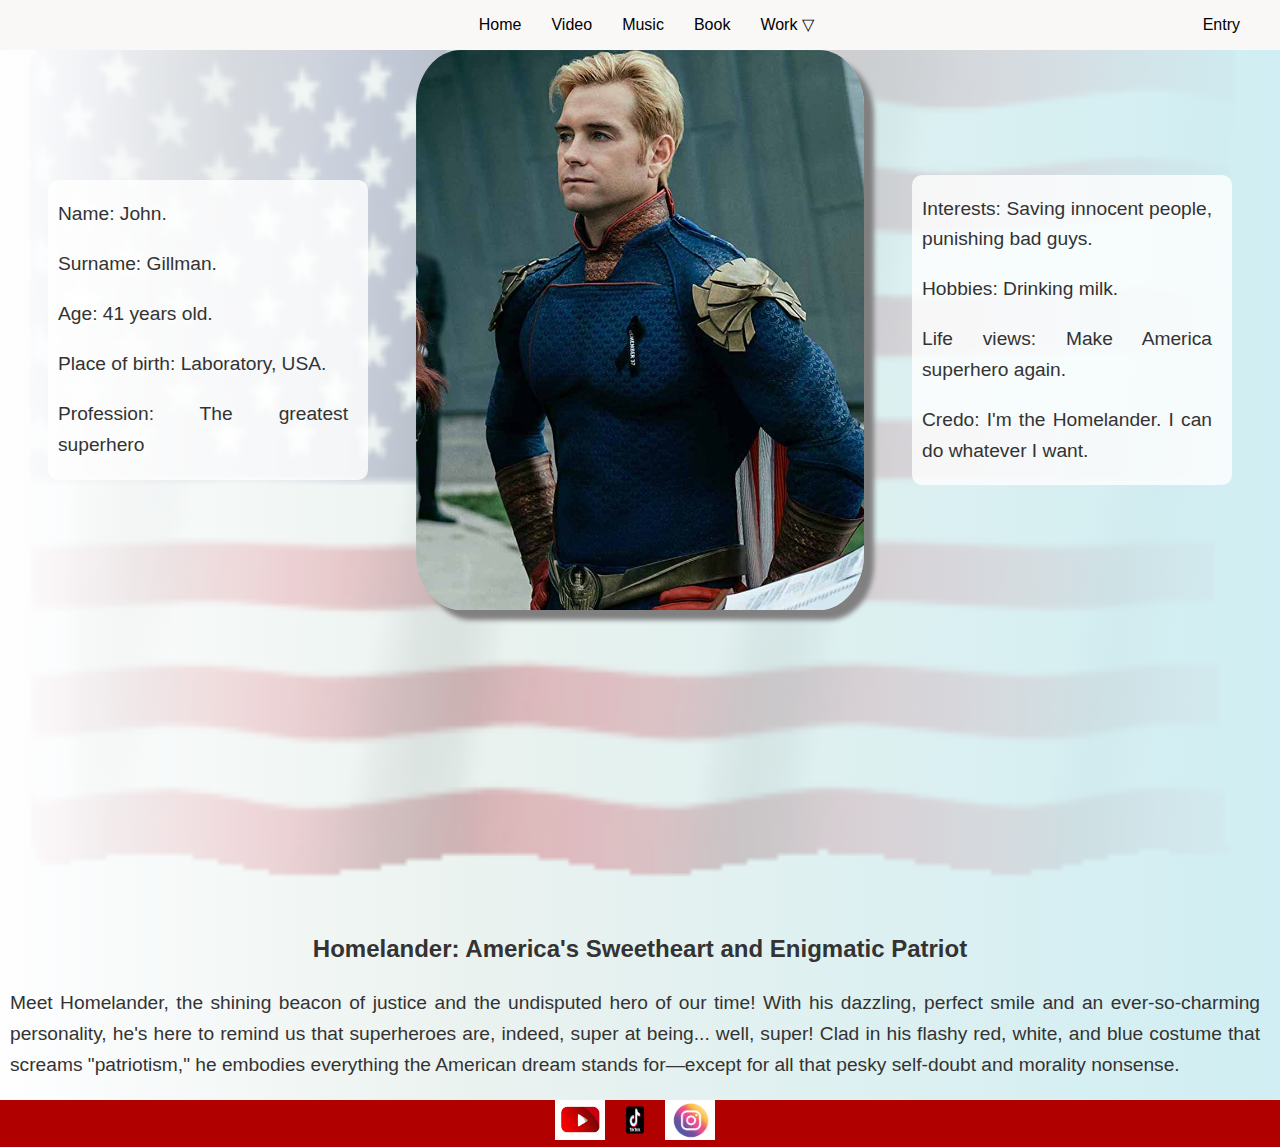
<file: index.html>
<!DOCTYPE html>
<html lang="en">
<head>
    <meta charset="UTF-8">
    <meta name="viewport" content="width=device-width, initial-scale=1.0">
    <link rel = "stylesheet" href = "./src/style.css">
    <title>Document</title>
</head>
<body>
    <nav class = "navbar open">
        <iframe src="https://lottie.host/embed/52206064-2e65-4ac2-9185-da3a2438ba5f/0RLz1DBx2o.json"></iframe>
        <ul>
            <li><a href = "index.html">Home</a></li>
            <li><a href = "video.html">Video</a></li>
            <li><a href = "audio.html">Music</a></li>
            <li><a href = "book.html">Book</a></li>
            <li class = "work"><a  href = "#">Work &bigtriangledown;</a>
                <ul>
                    <li><a href = "form.html">Form</a></li>
                    <li><a href = "math.html">Math</a></li>
                    <li><a href = "api.html">API</a></li>
                </ul>
            </li>
        </ul>
        <div><a href = "https://ku.edu.kz">Entry</a></div>
        <div class = "burger" id = "burger2">
            <span></span>
            <span></span>
            <span></span>
        </div>
    </nav>
    <main class="container">
        <div class="person">
            <p>Name: John.</p>
            <p>Surname: Gillman.</p>
            <p>Age: 41 years old.</p>
            <p>Place of birth: Laboratory, USA.</p>
            <p>Profession: The greatest superhero</p>
        </div>
        <img src="./src/public/Photo.jpg" width="600" height="400" alt="Photo">
        <div class="interests">
            <p>Interests: Saving innocent people, punishing bad guys.</p>
            <p>Hobbies: Drinking milk.</p>
            <p>Life views: Make America superhero again.</p>
            <p>Credo: I'm the Homelander. I can do whatever I want.</p>
        </div>
        <!-- Lottie animation added below the containers -->
        <iframe src="https://lottie.host/embed/68614245-d536-498c-8ad2-2663d6bbe77c/H2BH1eVf7Z.json" 
                width="100%" 
                height="300" 
                style="border:none;">
        </iframe>
        <section>
            <h2>Homelander: America's Sweetheart and Enigmatic Patriot</h2>
            <p>Meet Homelander, the shining beacon of justice and the undisputed hero of our time! With his dazzling, perfect smile and an ever-so-charming personality, he's here to remind us that superheroes are, indeed, super at being... well, super! Clad in his flashy red, white, and blue costume that screams "patriotism," he embodies everything the American dream stands for—except for all that pesky self-doubt and morality nonsense.</p>
        </section>
    </main>
    
    <footer>
        <a href = "https://youtube.com/@voughtintl?si=_PPRbvTHxkRu3IyV"><img src = "./src/public/youtube.png" width = 50 height = 40></a>
        <a href = "https://www.tiktok.com/@theboystv?_t=8pTpOxxFvW9&_r=1"><img src = "./src/public/tiktok.png" width = 40 height = 40></a>
        <a href = "https://www.instagram.com/kamarayev?igsh=MWQwenF3M3E0Y2RyaA%3D%3D&utm_source=qr"><img src = "./src/public/instagram.jpg" width = 50 height = 40></a>
    </footer>
    <script src = "./js/script.js"></script>
</body>
</html>
</file>
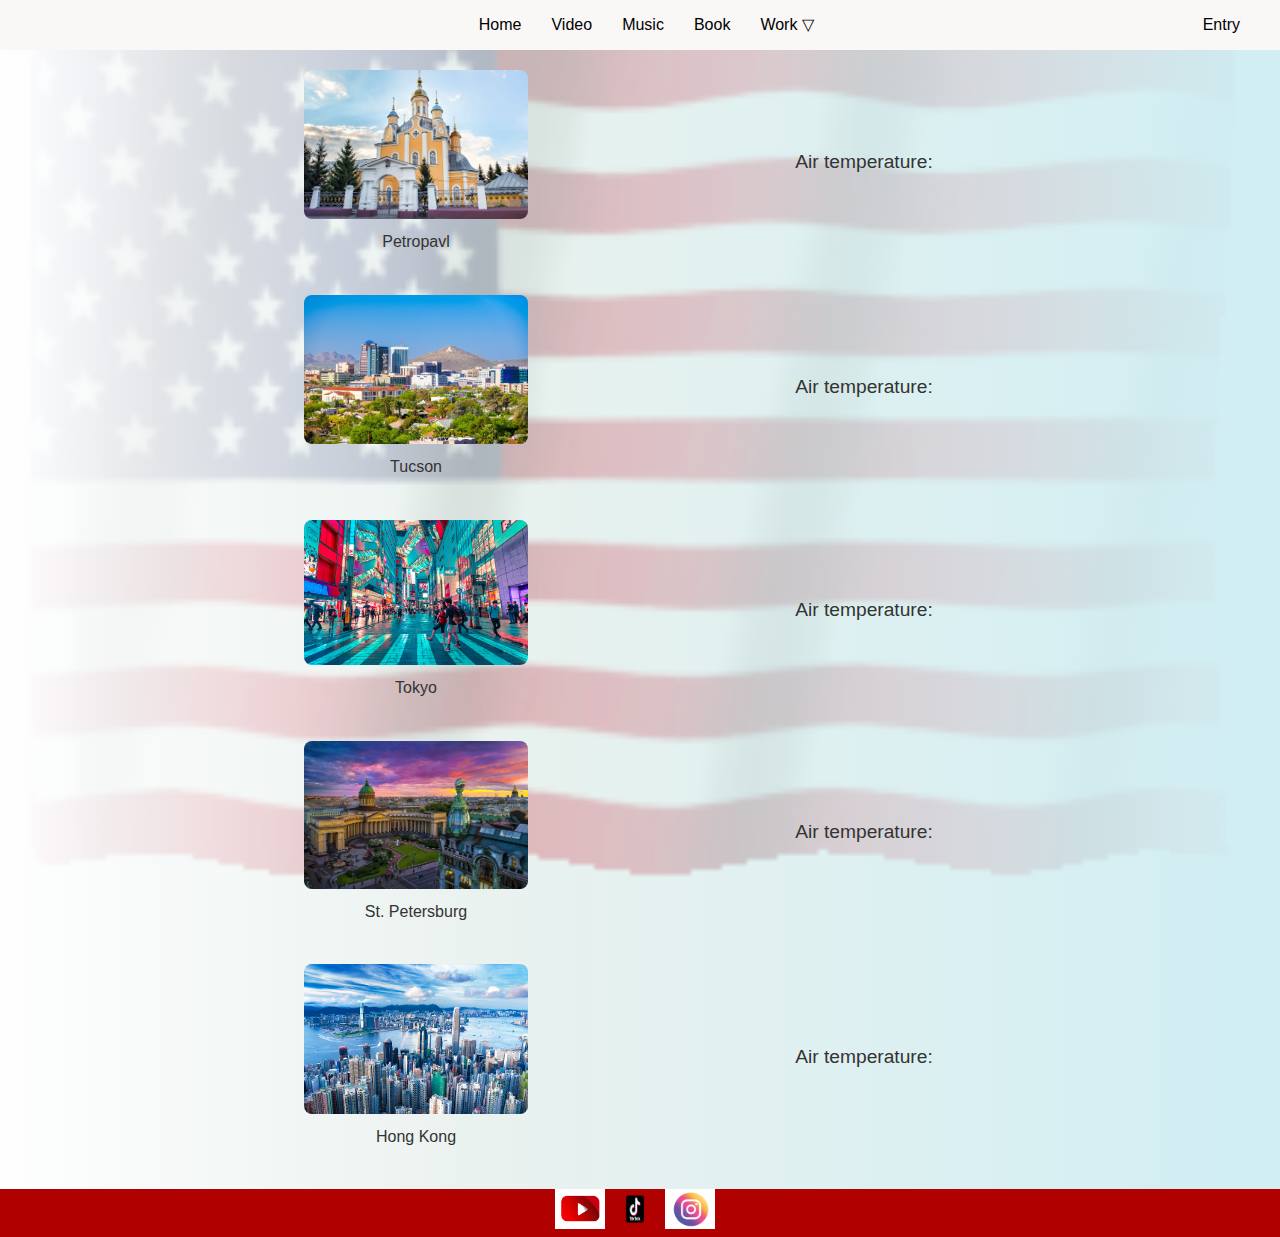
<file: api.html>
<!DOCTYPE html>
<html lang="en">
<head>
    <meta charset="UTF-8">
    <meta name="viewport" content="width=device-width, initial-scale=1.0">
    <link rel = "stylesheet" href = "./src/style.css">
    <title>Document</title>
</head>
<body>
    <nav class = "navbar open">
        <iframe src="https://lottie.host/embed/52206064-2e65-4ac2-9185-da3a2438ba5f/0RLz1DBx2o.json"></iframe>
        <ul>
            <li><a href = "index.html">Home</a></li>
            <li><a href = "video.html">Video</a></li>
            <li><a href = "audio.html">Music</a></li>
            <li><a href = "book.html">Book</a></li>
            <li class = "work"><a  href = "#">Work &bigtriangledown;</a>
                <ul>
                    <li><a href = "form.html">Form</a></li>
                    <li><a href = "math.html">Math</a></li>
                    <li><a href = "api.html">API</a></li>
                </ul>
            </li>
        </ul>
        <div><a href = "https://ku.edu.kz">Entry</a></div>
        <div class = "burger" id = "burger2">
            <span></span>
            <span></span>
            <span></span>
        </div>
    </nav>

    <main class="API">
        <section class="Petro">
            <figure>
                <img src="./src/public/Petro.jpg" alt="Petropavl">
                <figcaption>Petropavl</figcaption>
            </figure>
            <span id="Petro"> Air temperature: </span>
        </section>
        <section class="Tucson">
            <figure>
                <img src="./src/public/Tucson.jpg" alt="Tucson">
                <figcaption>Tucson</figcaption>
            </figure>
            <span id="Tucson"> Air temperature: </span>
        </section>
        <section class="Tokyo">
            <figure>
                <img src="./src/public/Tokyo.jpg" alt="Tokyo">
                <figcaption>Tokyo</figcaption>
            </figure>
            <span id="Tokyo"> Air temperature: </span>   
        </section>
        <section class="StPetersburg">
            <figure>
                <img src="./src/public/StPetersburg.png" alt="St. Petersburg">
                <figcaption>St. Petersburg</figcaption>
            </figure>
            <span id="StPetersburg"> Air temperature: </span>
        </section>
        <section class="Honkong">
            <figure>
                <img src="./src/public/Honkong.jpg" alt="Hong Kong">
                <figcaption>Hong Kong</figcaption>
            </figure>
            <span id="Honkong"> Air temperature: </span>
        </section>
    </main>
    

    <footer>
        <a href = "https://youtube.com/@voughtintl?si=_PPRbvTHxkRu3IyV"><img src = "./src/public/youtube.png" width = 50 height = 40></a>
        <a href = "https://www.tiktok.com/@theboystv?_t=8pTpOxxFvW9&_r=1"><img src = "./src/public/tiktok.png" width = 40 height = 40></a>
        <a href = "https://www.instagram.com/kamarayev?igsh=MWQwenF3M3E0Y2RyaA%3D%3D&utm_source=qr"><img src = "./src/public/instagram.jpg" width = 50 height = 40></a>
    </footer>
    <script src = "./js/script.js"></script>
    <script src = "./js/api.js"></script>
</body>
</html>
</file>
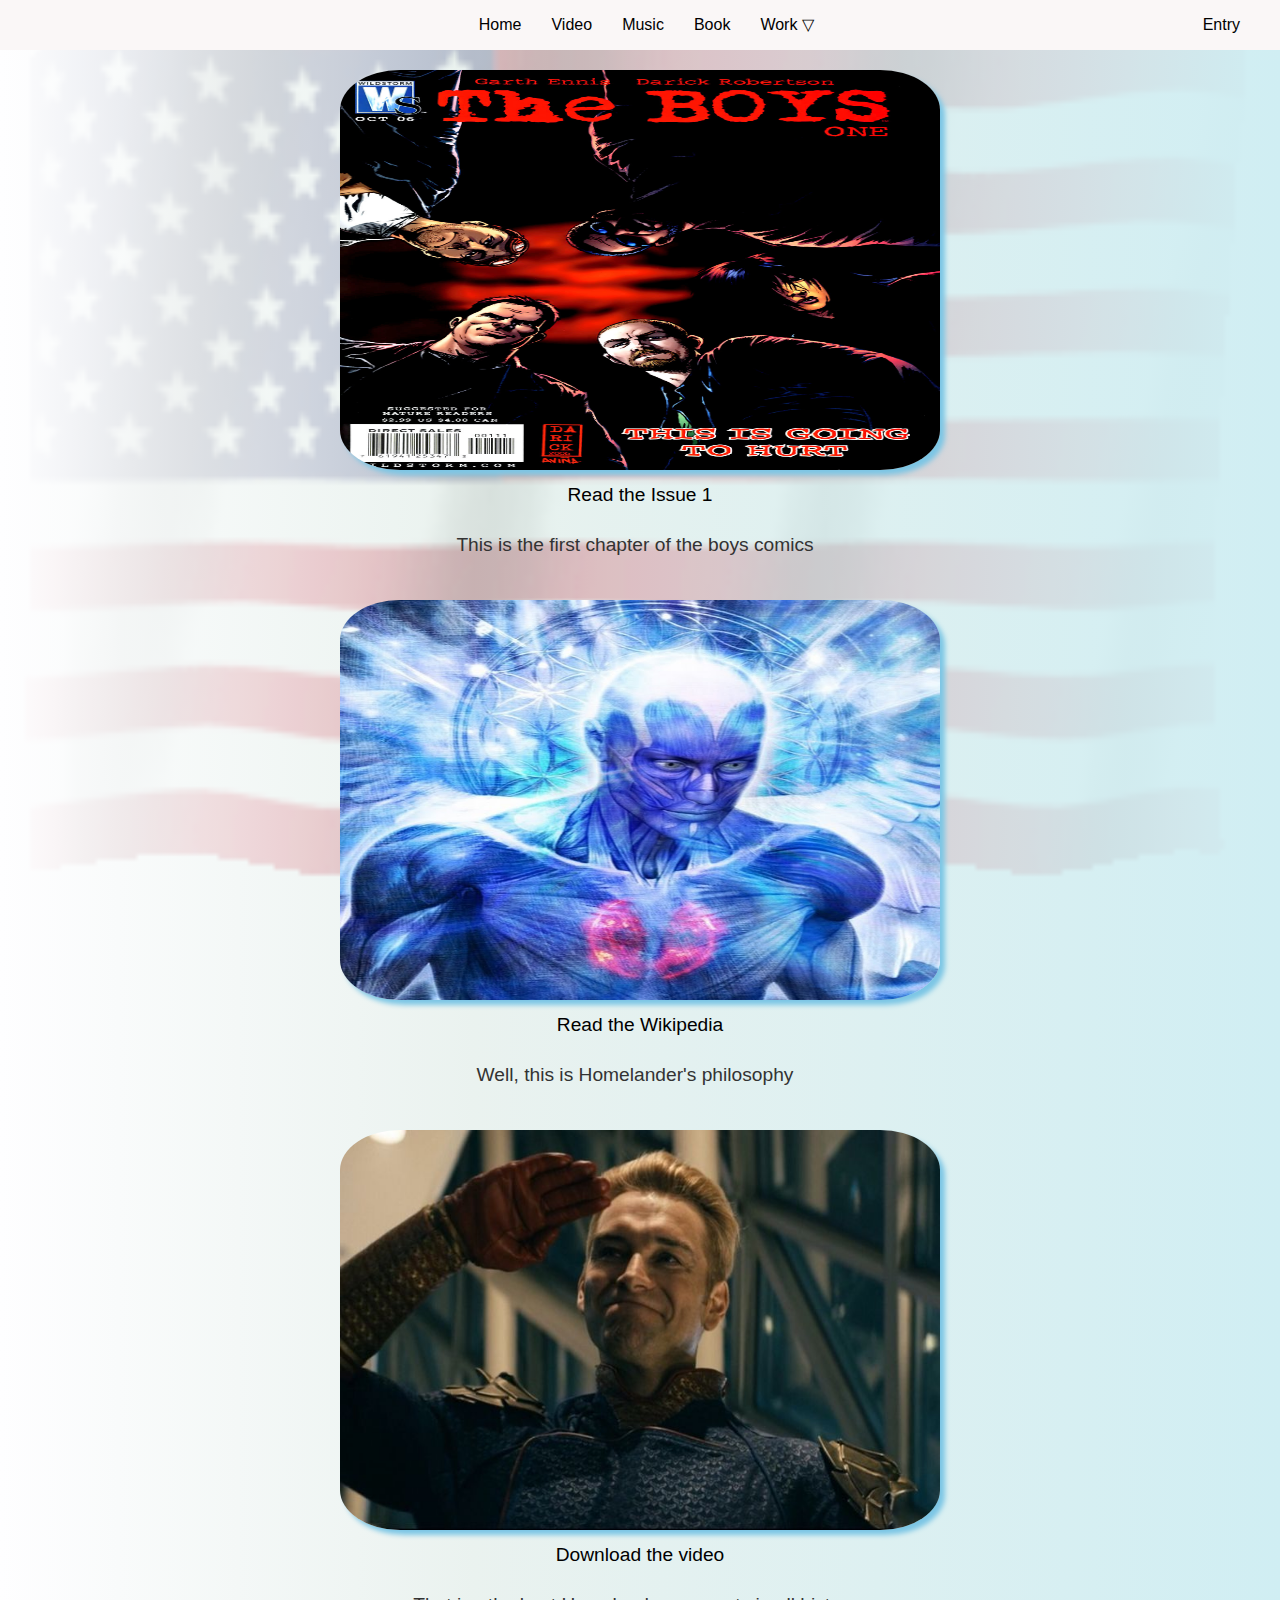
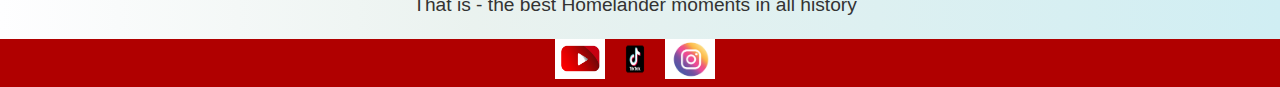
<file: book.html>
<!DOCTYPE html>
<html lang="en">
<head>
    <meta charset="UTF-8">
    <meta name="viewport" content="width=device-width, initial-scale=1.0">
    <link rel = "stylesheet" href = "./src/style.css">
    <title>Document</title>
</head>
<body>
    <nav class = "navbar open">
        <iframe src="https://lottie.host/embed/52206064-2e65-4ac2-9185-da3a2438ba5f/0RLz1DBx2o.json"></iframe>
        <ul>
            <li><a href = "index.html">Home</a></li>
            <li><a href = "video.html">Video</a></li>
            <li><a href = "audio.html">Music</a></li>
            <li><a href = "book.html">Book</a></li>
            <li class = "work"><a  href = "#">Work &bigtriangledown;</a>
                <ul>
                    <li><a href = "form.html">Form</a></li>
                    <li><a href = "math.html">Math</a></li>
                    <li><a href = "api.html">API</a></li>
                </ul>
            </li>
        </ul>
        <div><a href = "https://ku.edu.kz">Entry</a></div>

        <div class = "burger" id = "burger2">
            <span></span>
            <span></span>
            <span></span>
        </div>
    </nav>
    <main class = "container-book">
        <section class = "book1">
            <img src = "./src/public/book 1 logo.jpg" width = 600 height = 400>
            <a href = "https://www.zipcomic.com/the-boys-issue-1">Read the Issue 1</a>
            <p> This is the first chapter of the boys comics </p>
        </section>
        <section class = "book2">
            <img src = "./src/public/book 2 logo.jpg" width = 600 height = 400>
            <a href = "https://ru.wikipedia.org/wiki/Сверхчеловек">Read the Wikipedia</a>
            <p> Well, this is Homelander's philosophy </p>
        </section>
        <section class = "book2">
            <img src = "./src/public/book 3 logo.jpg" width = 600 height = 400>
            <a href = "./src/public/Homelander hates memes _ The Boys Season 2 Episode 4.mp4">Download the video</a>
            <p> That is - the best Homelander moments in all history</p>
        </section>
    </main>

    <footer>
        <a href = "https://youtube.com/@voughtintl?si=_PPRbvTHxkRu3IyV"><img src = "./src/public/youtube.png" width = 50 height = 40></a>
        <a href = "https://www.tiktok.com/@theboystv?_t=8pTpOxxFvW9&_r=1"><img src = "./src/public/tiktok.png" width = 40 height = 40></a>
        <a href = "https://www.instagram.com/kamarayev?igsh=MWQwenF3M3E0Y2RyaA%3D%3D&utm_source=qr"><img src = "./src/public/instagram.jpg" width = 50 height = 40></a>
    </footer>
    <script src = "./js/script.js"></script>
</body>
</html>
</file>
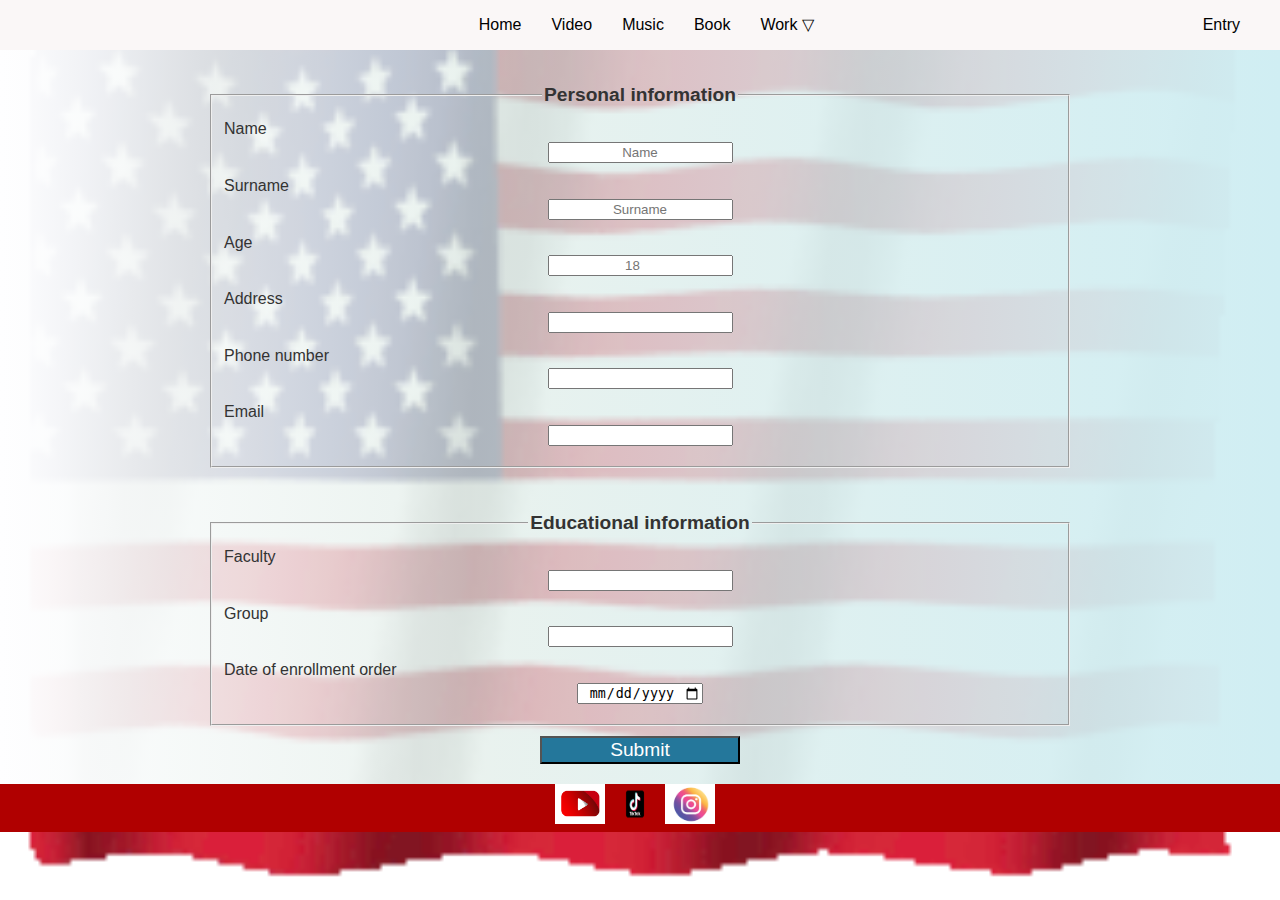
<file: form.html>
<!DOCTYPE html>
<html lang="en">
<head>
    <meta charset="UTF-8">
    <meta name="viewport" content="width=device-width, initial-scale=1.0">
    <link rel = "stylesheet" href = "./src/style.css">
    <title>Document</title>
</head>
<body>
    <nav class = "navbar open">
        <iframe src="https://lottie.host/embed/52206064-2e65-4ac2-9185-da3a2438ba5f/0RLz1DBx2o.json"></iframe>
        <ul>
            <li><a href = "index.html">Home</a></li>
            <li><a href = "video.html">Video</a></li>
            <li><a href = "audio.html">Music</a></li>
            <li><a href = "book.html">Book</a></li>
            <li class = "work"><a  href = "#">Work &bigtriangledown;</a>
                <ul>
                    <li><a href = "form.html">Form</a></li>
                    <li><a href = "math.html">Math</a></li>
                    <li><a href = "api.html">API</a></li>
                </ul>
            </li>
        </ul>
        <div><a href = "https://ku.edu.kz">Entry</a></div>
        <div class = "burger" id = "burger2">
            <span></span>
            <span></span>
            <span></span>
        </div>
    </nav>

    <main class="form"> <!-- Main content area with a class of 'form' for styling -->
        <form> <!-- Begin a form element -->
            <fieldset> <!-- Group related elements in a box with a border -->
                <legend>Personal information</legend> <!-- Caption for the fieldset -->
                <label for="name">Name </label> <!-- Label for the 'name' input field -->
                <input id="name" name="new_name" placeholder="Name" type="text" required/> <!-- Input field for the name, with a placeholder and required attribute -->
                <label for="surname">Surname </label> <!-- Label for the 'surname' input field -->
                <input id="surname" name="new_surname" placeholder="Surname" type="text" required/> <!-- Input field for the surname, with a placeholder and required attribute -->
                <label for="age">Age </label> <!-- Label for the 'age' input field -->
                <input id="age" name="new_age" placeholder="18" type="number" required/> <!-- Input field for age, with a placeholder and required attribute -->
                <label for="adress">Address </label> <!-- Label for the 'address' input field (note typo in 'adress') -->
                <input id="adress" name="new_adress" type="text"/> <!-- Input field for the address -->
                <label for="phone">Phone number </label> <!-- Label for the 'phone' input field -->
                <input id="phone" name="new_phone" type="tel"/> <!-- Input field for the phone number -->
                <label for="email">Email </label> <!-- Label for the 'email' input field -->
                <input id="email" name="new_email" type="email"/> <!-- Input field for the email -->
            </fieldset>    
    
            <fieldset> <!-- Group related elements in a box with a border -->
                <legend>Educational information</legend> <!-- Caption for the fieldset -->
                <label for="faculty">Faculty </label> <!-- Label for the 'faculty' input field -->
                <input id="faculty" name="new_faculty" type="text"/> <!-- Input field for the faculty -->
                <label for="group">Group </label> <!-- Label for the 'group' input field -->
                <input id="grouop" name="new_group" type="text" required/> <!-- Input field for the group, with a required attribute (note typo in 'grouop') -->
                <label for="order">Date of enrollment order </label> <!-- Label for the 'order' input field -->
                <input id="order" name="new_order" type="date"/> <!-- Input field for the date of enrollment order -->
            </fieldset>
            <button type="submit">Submit</button> <!-- Submit button for the form -->
        </form>
    </main>
    
    <footer>
        <a href = "https://youtube.com/@voughtintl?si=_PPRbvTHxkRu3IyV"><img src = "./src/public/youtube.png" width = 50 height = 40></a>
        <a href = "https://www.tiktok.com/@theboystv?_t=8pTpOxxFvW9&_r=1"><img src = "./src/public/tiktok.png" width = 40 height = 40></a>
        <a href = "https://www.instagram.com/kamarayev?igsh=MWQwenF3M3E0Y2RyaA%3D%3D&utm_source=qr"><img src = "./src/public/instagram.jpg" width = 50 height = 40></a>
    </footer>
    <script src = "./js/script.js"></script>
</body>
</file>
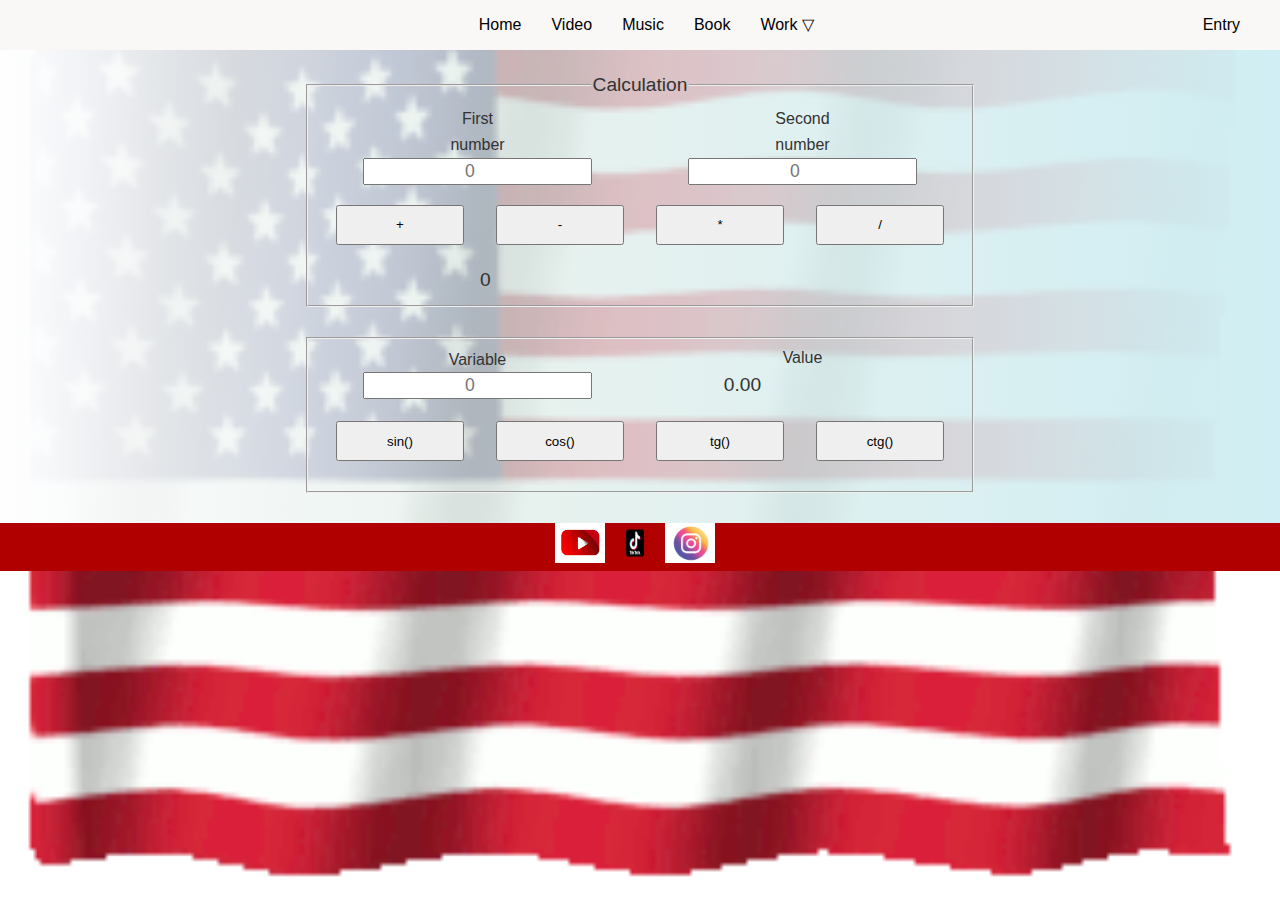
<file: math.html>
<!DOCTYPE html>
<html lang="en">
<head>
    <meta charset="UTF-8">
    <meta name="viewport" content="width=device-width, initial-scale=1.0">
    <link rel = "stylesheet" href = "./src/style.css">
    <title>Document</title>
</head>
<body>
    <nav class = "navbar open">
        <iframe src="https://lottie.host/embed/52206064-2e65-4ac2-9185-da3a2438ba5f/0RLz1DBx2o.json"></iframe>
        <ul>
            <li><a href = "index.html">Home</a></li>
            <li><a href = "video.html">Video</a></li>
            <li><a href = "audio.html">Music</a></li>
            <li><a href = "book.html">Book</a></li>
            <li class = "work"><a  href = "#">Work &bigtriangledown;</a>
                <ul>
                    <li><a href = "form.html">Form</a></li>
                    <li><a href = "math.html">Math</a></li>
                    <li><a href = "api.html">API</a></li>
                </ul>
            </li>
        </ul>
        <div><a href = "https://ku.edu.kz">Entry</a></div>
        <div class = "burger" id = "burger2">
            <span></span>
            <span></span>
            <span></span>
        </div>
    </nav>

    <main class="math">
        <form>
            <fieldset>
                <legend>Calculation</legend>
                <div class="counters">
                    <div>
                        <label for="first">First<br>number</label>
                        <input type="number" id="first" name="first" placeholder="0">
                    </div>
                    <div>
                        <label for="second">Second<br>number</label>
                        <input type="number" id="second" name="second" placeholder="0">
                    </div>
                </div>
                <div class="butcont">
                    <button type="button" id="butplus">+</button>
                    <button type="button" id="butminus">-</button>
                    <button type="button" id="butmult">*</button>
                    <button type="button" id="butdiv">/</button>
                </div>
                <p><span id="result">0</span></p>
            </fieldset>
            <fieldset>
                <div class="counters">
                    <div>
                        <label for="variable">Variable</label>
                        <input type="number" id="variable" name="variable" placeholder="0">
                    </div>
                    <div>
                        <label for="value">Value</label>
                        <p><span id="value">0.00</span></p>
                    </div>
                </div>
                <div class="butcont">
                    <button type="button" id="sin">sin()</button>
                    <button type="button" id="cos">cos()</button>
                    <button type="button" id="tg">tg()</button>
                    <button type="button" id="ctg">ctg()</button>
                </div>
            </fieldset>
            
        </form>
    </main>
    

    <footer>
        <a href = "https://youtube.com/@voughtintl?si=_PPRbvTHxkRu3IyV"><img src = "./src/public/youtube.png" width = 50 height = 40></a>
        <a href = "https://www.tiktok.com/@theboystv?_t=8pTpOxxFvW9&_r=1"><img src = "./src/public/tiktok.png" width = 40 height = 40></a>
        <a href = "https://www.instagram.com/kamarayev?igsh=MWQwenF3M3E0Y2RyaA%3D%3D&utm_source=qr"><img src = "./src/public/instagram.jpg" width = 50 height = 40></a>
    </footer>
    <script src = "./js/script.js"></script>
</body>
</html>
</file>
<file: src/style.css>
.navbar {
    display: flex; /* Устанавливает контейнер .navbar как flex-контейнер, 
    позволяя его дочерним элементам располагаться в одной линии */
    flex-direction: row; /* Располагает дочерние элементы .navbar в строку (по горизонтали) */
    justify-content: space-between; /* Распределяет дочерние элементы .navbar равномерно, 
    с максимальным пространством между ними */
    background-color: #faf7f7; /* Устанавливает фоновый цвет для .navbar */
    position: sticky;
    top: 0;
    z-index: 1000;
}

.navbar iframe {
    width: 50px; /* Adjust as needed */
    height: 50px; /* Adjust as needed */
    border: none; /* Removes border around iframe */
}

.navbar ul {
    display: flex; /* Устанавливает контейнер ul как flex-контейнер для его дочерних элементов (li) */
    flex-direction: row; /* Располагает элементы списка (li) в строку (по горизонтали) */
    list-style: none; /* Убирает маркеры списка */
    margin: 0; /* Убирает внешний отступ у списка */
    justify-content: center;
    flex-grow: 1; 
    gap: 20px;
    padding-left: 50px; 
}

.navbar ul li {
    display: flex; /* Устанавливает каждый элемент списка (li) как flex-контейнер для его содержимого */
    margin-right: 10px; /* Добавляет отступ справа у каждого элемента списка */
}

.navbar ul li:hover {
    background-color: #7cc6e5; /* Изменяет фоновый цвет элемента списка при наведении курсора */
    border-radius: 20%; /* Скругляет углы элемента списка при наведении курсора */
}

.navbar ul li a {
    text-decoration: none; /* Убирает подчеркивание у ссылок */
    color: black; /* Устанавливает цвет текста ссылок черным */
    margin: auto; /* Центрирует текст внутри элемента списка */
}

.navbar div {
    display: flex; /* Устанавливает div как flex-контейнер */
    margin-right: 20px; /* Добавляет отступ справа у div */
}

.navbar div a {
    text-decoration: none; /* Убирает подчеркивание у ссылок в div */
    color: black; /* Устанавливает цвет текста ссылок черным */
    margin: auto; /* Центрирует текст внутри div */
}

.navbar div:hover {
    background-color: #7cc6e5; /* Изменяет фоновый цвет div при наведении курсора */
    border-radius: 20%; /* Скругляет углы div при наведении курсора */
}



/* Контейнер с элементами, использующий Flexbox для адаптивного размещения */
.container {
    display: flex;
    flex-direction: row;
    flex-wrap: wrap; /* Элементы переносятся на новую строку при нехватке места */
    text-align: center;
}

/* Элементы с классами .person и .interests занимают 25% ширины контейнера и центрируются */
.person, .interests {
    background: rgba(255, 255, 255, 0.8);
    border-radius: 10px;
    width: 25%;
    margin: auto;
}

/* Стили для изображений внутри контейнера */
.container img {
    border-radius: 10%; /* Скругленные углы изображения */
    box-shadow: 10px 10px 5px gray; /* Добавление тени с серым цветом */
    width: 35%; /* Ширина изображения составляет 50% от ширины родительского элемента */
    height: auto; /* Автоматическое подстраивание высоты для сохранения пропорций */
}

/* Эффект при наведении на изображение */
.container img:hover {
    transform: scale(1.1); /* Увеличение изображения на 10% */
    transition: 0.5s ease; /* Плавный переход за 0.5 секунды */
    box-shadow: 10px 10px 5px #7cc6e5; /* Изменение цвета тени на синий */
}

/* Фон для всей страницы */
body {
    margin: 0;
    padding: 0;
    height: 100vh;
    background-image: url('../src/public/usa.gif');
    background-size: cover;
    background-repeat: no-repeat;
    background-position: center;
    font-family: 'Roboto', sans-serif;
    line-height: 1.6;
    color: #333;
}

/* Фон для основного содержимого страницы */
main {
    background: linear-gradient(90deg, rgba(254,254,255,1) 0%, rgba(226,237,233,0.72) 37%, rgba(208,238,243,1) 100%);
    /* Градиентный фон, плавно переходящий от светлого к более темному оттенку */
}

/* Стили для текста в параграфах */
p {
    text-align: justify; /* Выравнивание текста по ширине */
    font-size: 1.2rem; /* Увеличенный размер шрифта */
    font-weight: normal; /* Обычный вес шрифта */
    margin-right: 20px;
    margin-left: 10px; /* Отступы по бокам */
}

/* Эффект при наведении на параграф */
p:hover {
    background-color: #7cc6e5; /* Синий фон при наведении */
}

.container section {
    width: 100%; /* Секция занимает всю ширину контейнера */
    margin: auto; /* Центрирование секции */
}

.container-video {
    display: flex;
    flex-direction: column; /* Контейнер для видео, элементы располагаются вертикально */
}

/* Общие стили для каждого видео-блока */
.video1, .video2, .video3 {
    margin-bottom: 20px; /* Отступ снизу для каждого видео-блока */
    flex-direction: column; /* Внутренние элементы располагаются вертикально */
    display: flex; /* Применение Flexbox для управления содержимым */
    align-items: center; /* Центрирование содержимого по горизонтали */
    text-align: center; /* Центрирование текста */
}

/* Центрирование видео и iframe */
.video1 video, .video2 iframe, .video3 iframe {
    margin: auto; /* Центрирование видео и iframe по горизонтали */
}

/* Стили для текста под видео */
.video1 p, .video2 p, .video3 p {
    margin-top: 10px; /* Отступ сверху для текста */
    font-size: 1.1rem; /* Размер шрифта */
    color: #333; /* Цвет текста */
    text-align: center; /* Центрирование текста */
    width: 100%; /* Текст занимает всю ширину */
    max-width: 600px; /* Ограничение максимальной ширины текста */
}

.container-audio {
    display: flex;
    flex-direction: column; /* Контейнер для аудио, элементы располагаются вертикально */
}

.audio1, .audio2, .audio3 {
    display: flex;
    flex-direction: column; /* Внутренние элементы располагаются вертикально */
    margin-top: 20px; /* Отступ сверху для каждого аудио-блока */
}

.audio1 audio, .audio2 audio, .audio3 audio {
    width: 60%; /* Аудиоплееры занимают 60% ширины контейнера */
    margin: auto; /* Центрирование аудиоплееров по горизонтали */
}

.audio1 img, .audio2 img, .audio3 img {
    margin: auto; /* Центрирование изображений */
    border-radius: 10%; /* Скругление углов изображений */
    box-shadow: 5px 5px 5px #7cc6e5; /* Добавление синеватой тени к изображениям */
}

.container-book {
    display: flex;
    flex-direction: column; /* Контейнер для книг, элементы располагаются вертикально */
    align-items: center;
}

.book1, .book2, .book3 {
    display: flex;
    flex-direction: column; /* Внутренние элементы располагаются вертикально */
    margin-top: 20px; /* Отступ сверху для каждого книжного блока */
    align-items: center; /* Центрирование элементов внутри каждого блока */
    text-align: center; /* Центрирование текста */
}

.book1 img, .book2 img, .book3 img {
    margin: auto; /* Центрирование изображений */
    border-radius: 10%; /* Скругление углов изображений */
    box-shadow: 5px 5px 5px #7cc6e5; /* Добавление синеватой тени к изображениям */
    margin-bottom: 10px; /* Отступ снизу для изображений */
}

.book1 a, .book2 a, .book3 a {
    margin: auto; /* Центрирование ссылок */
    text-decoration: none; /* Убираем подчеркивание у ссылок */
    color: black; /* Цвет текста ссылок черный */
    font-size: 1.2rem; /* Увеличенный размер шрифта для ссылок */
} 

.book1 img:hover, .book2 img:hover, .book3 img:hover {
    box-shadow: 5px 5px 5px greenyellow; /* Изменение тени на зеленовато-желтую при наведении на изображение */
}

.book1 a:hover, .book2 a:hover, .book3 a:hover {
    background-color: #7cc6e5; /* Изменение фона ссылки на синий при наведении */
    transition: 0.7s ease; /* Плавный переход фона за 0.7 секунды */
}

footer {
    display: flex;
    flex-direction: row; /* Элементы внутри футера располагаются горизонтально */
    justify-content: center; /* Центрирование содержимого футера */
    background-color: #B00000;
}

footer a {
    margin-right: 10px; /* Отступ справа у ссылок в футере */
}

.burger {
    display: none;
}

.navbar ul .work {
    position: relative; /* Set the position to relative to enable absolute positioning of its child elements */
    display: flex; /* Use flexbox for layout */
    z-index: 10; /* Set stacking order */
}

.navbar ul .work ul {
    position: absolute; /* Position the dropdown menu absolutely relative to its nearest positioned ancestor */
    flex-direction: column; /* Arrange children in a column */
    left: 0; /* Align the left edge of the dropdown with the parent */
    top: 100%; /* Position the top of the dropdown just below the parent */
    width: 100px; /* Set a fixed width for the dropdown */
    display: none; /* Initially hide the dropdown */
    padding: 0; /* Remove default padding */
    z-index: 20; /* Set a higher stacking order for the dropdown */
}

.navbar ul .work ul li {
    z-index: 20; /* Ensure list items have the same stacking order as the parent */
    background-color: #7cc6e5; /* Set background color */
    margin-bottom: 2px; /* Add space between items */
}

.navbar ul .work:hover ul {
    display: block; /* Show the dropdown when hovering over the parent */
}

.navbar ul .work ul li:hover {
    background-color: white; /* Change background color on hover */
    border-radius: 0; /* Remove border radius */
}

.form {
    flex-direction: column; /* Arrange the children of the .form container in a column layout */
}

.form form {
    display: flex; /* Use flexbox for the form layout */
    flex-direction: column; /* Arrange form elements in a column */
}

.form form fieldset {
    display: flex; /* Use flexbox for the fieldset layout */
    flex-direction: column; /* Arrange fieldset elements in a column */
    width: 50%; /* Set the width of the fieldset to 50% of the container */
    margin: auto; /* Center the fieldset horizontally */
    margin-top: 30px; /* Add a margin of 30px to the top */
    margin-bottom: 10px; /* Add a margin of 10px to the bottom */
}

.form form fieldset input {
    margin-bottom: 10px; /* Add a margin of 10px to the bottom of each input element */
}

.form form fieldset legend {
    text-align: center; /* Center the legend text */
    font-size: 1.2rem; /* Set the font size of the legend text to 1.2rem */
    font-weight: bold; /* Make the legend text bold */
}

.form form button {
    width: 200px; /* Set the width of the button to 200px */
    font-size: 1.2rem; /* Set the font size of the button text to 1.2rem */
    background-color: #24779b; /* Set the background color of the button */
    color: white; /* Set the text color of the button to white */
    margin: auto; /* Center the button horizontally */
    margin-bottom: 20px; /* Add a margin of 20px to the bottom */
}

.form form button:hover {
    font-size: 1.2rem; /* Maintain the font size of the button text on hover */
    background-color: #91130c; /* Change the background color of the button on hover */
    color: rgb(248, 243, 243); /* Change the text color of the button on hover */
}

.math{
    display: flex;
}

.math form{
    display: flex;
    flex-direction: column;
    margin: auto;
    padding-top: 20px;
    width: 100%;

}

.math form fieldset{
    display: flex;
    width: 50%;
    margin: auto;
    flex-direction: column;
    margin-bottom: 30px;
}

.math form fieldset legend{
    text-align: center;
    font-size: 1.2rem;
}

.math form fieldset .counters {
    display: flex;
    flex-direction: row;
    justify-content: center;
    gap: 10px;
    margin-bottom: 20px;
}

.math form fieldset .counters div {
    display: flex;
    flex-direction: column;
    width: 50%;
    margin: auto;
}

.math form fieldset .counters div label, input {
    margin: auto;
    text-align: center;
}

.math form fieldset .counters div input {
    width: 70%;
    font-size: 1.1rem;
    color: black;
}

.math form fieldset .butcont {
    display: flex;
    flex: row;
    width: 100%;
    margin-bottom: 20px;
}

.math form fieldset .butcont button {
    display: block;
    width: 20%;
    box-sizing: border-box;
    height: 40px;
    margin: auto;
}

.butcont button:hover {
    background-color: #91130c; /* Change background to light red on hover */
}

.math form fieldset p {
    display: flex;
    margin: 0;
}

.math form fieldset p span {
    margin: auto;
    font-size: 1.2rem;
}

.API section {
    display: flex;
    flex-direction: column;
    align-items: flex-start;
    width: 200px;
    margin: 20px;
}

figure {
    width: 50%;
    text-align: center;
    margin: 0;
}

figure img {
    width: 100%;
    height: auto;
    max-width: 400px;
    display: block;
}

figcaption {
    margin-top: 10px;
    font-size: 1rem;
    color: #333;
}

.API {
    display:flex;
    flex-direction: column;
    flex-wrap: wrap;
    justify-content: center;
}

.API .Petro {
    display: flex;
    flex-direction: row;
    width: 70%;
    margin: auto;
    margin-bottom: 40px;
    padding-top: 20px;
}

.API .Petro img, span {
    margin: auto;
    width: 50%;
    height: auto;
}

.API .Tokyo {
    display: flex;
    flex-direction: row;
    width: 70%;
    margin: auto;
    margin-bottom: 40px;
}

.API .Tokyo img, span {
    margin: auto;
    width: 50%;
    height: auto;
}

.API .Tucson {
    display: flex;
    flex-direction: row;
    width: 70%;
    margin: auto;
    margin-bottom: 40px;
}

.API .Tucson img, span {
    margin: auto;
    width: 50%;
    height: auto;
}

.API .StPetersburg {
    display: flex;
    flex-direction: row;
    width: 70%;
    margin: auto;
    margin-bottom: 40px;
}

.API .StPetersburg img, span {
    margin: auto;
    width: 50%;
    height: auto;
}

.API .Honkong {
    display: flex;
    flex-direction: row;
    width: 70%;
    margin: auto;
    margin-bottom: 40px;
}

.API .Honkong img, span {
    margin: auto;
    width: 50%;
    height: auto;
}

.API .Petro img {
    border-radius: 8px;
}

.API .Tucson img {
    border-radius: 8px;
}

.API .Tokyo img {
    border-radius: 8px;
}

.API .StPetersburg img {
    border-radius: 8px;
}

.API .Honkong img {
    border-radius: 8px;
}

.API .Petro span {
    display: inline;
    text-align: center;
    font-size: 1.2rem;
}

.API .Tucson span {
    display: inline;
    text-align: center;
    font-size: 1.2rem;
}

.API .Tokyo span {
    display: inline;
    text-align: center;
    font-size: 1.2rem;
}

.API .StPetersburg span {
    display: inline;
    text-align: center;
    font-size: 1.2rem;
}

.API .Honkong span {
    display: inline;
    text-align: center;
    font-size: 1.2rem;
}

@media (max-width: 700px) {
    /* При ширине экрана до 700px */
    
    .container {
        display: flex;
        flex-direction: column; /* Переключение на вертикальный макет */
    }
    
    .person {
        display: flex;
        flex-direction: column; /* Внутренние элементы располагаются вертикально */
        flex-wrap: wrap; /* Перенос элементов на новую строку при необходимости */
        width: 100%; /* Элемент занимает всю ширину контейнера */
        margin: 0; /* Убираем отступы */

    }

    .person p {
        margin-top: 5px; /* Отступ сверху для параграфов */
        margin-bottom: 10px; /* Отступ снизу для параграфов */
    }
    
    .container img {
        margin-top: 20px; /* Отступ сверху для изображений */
        border-radius: 10%; /* Скругление углов изображений */
        box-shadow: 5px 5px 5px gray; /* Тень для изображений */
        width: 95%; /* Изображение занимает 95% ширины контейнера */
        height: auto; /* Высота автоматически подстраивается под ширину */
        margin: auto; /* Центрирование изображения по горизонтали */
    }
    
    .container img:hover {
        transform: scale(1.03); /* Легкое увеличение изображения при наведении */
        transition: 0.5s ease; /* Плавный переход увеличения за 0.5 секунды */
        box-shadow: 5px 5px 5px #7cc6e5; /* Изменение тени при наведении */
    }

    .interests {
        display: flex;
        flex-direction: column; /* Внутренние элементы располагаются вертикально */
        flex-wrap: wrap; /* Перенос элементов на новую строку при необходимости */
        width: 100%; /* Элемент занимает всю ширину контейнера */
        margin: 0; /* Убираем отступы */
    }

    .interests p {
        margin-top: 10px; /* Отступ сверху для параграфов */
        margin-bottom: 0; /* Убираем отступ снизу */
    }

    h2 {
        margin: 10px; /* Отступы вокруг заголовка */
        text-align: center; /* Выравнивание заголовка по центру */
    }

    .video1 video {
        margin-top: 20px; /* Отступ сверху для видео */
        width: 95%; /* Видео занимает 95% ширины контейнера */
        height: auto; /* Высота автоматически подстраивается под ширину */
    }
    
    .video2 iframe {
        width: 95%; /* Iframe занимает 95% ширины контейнера */
        height: 320px; /* Высота Iframe фиксирована */
    }
    
    .video3 iframe {
        width: 95%; /* Iframe занимает 95% ширины контейнера */
        height: 320px; /* Высота Iframe фиксирована */
    }

    .book1 img, .book2 img, .book3 img {
        width: 95%; /* Изображения книг занимают 95% ширины контейнера */
        height: auto; /* Высота автоматически подстраивается под ширину */
    }

    .burger {
        display: block;
        position: relative;
        width: 50px;  /* Increased width for better visibility */
        height: 50px; /* Increased height */
        margin: 10px 20px; /* Centering with balanced margins */
        cursor: pointer; /* Add pointer to indicate it's clickable */
    }
    
    /* Styling for the individual lines (burger bars) */
    .burger span {
        position: absolute;
        width: 40px; /* Longer lines for better visibility */
        left: 5px;
        height: 4px; /* Slightly thicker lines */
        background-color: black;
        transition: all 0.3s ease; /* Smooth transition for hover/active effects */
    }
    
    /* Positioning the lines for a standard burger appearance */
    .burger span:nth-child(1) {
        top: 12px; /* Move the first line down */
    }
    .burger span:nth-child(2) {
        top: 24px; /* Center the second line */
    }
    .burger span:nth-child(3) {
        top: 36px; /* Position the third line at the bottom */
    }
    
    /* Burger transformation when the menu is open */
    .navbar.open .burger span:nth-child(1) {
        transform: translateY(12px) rotate(45deg); /* First line rotates to a cross */
    }
    .navbar.open .burger span:nth-child(2) {
        opacity: 0; /* Hide the middle line */
    }
    .navbar.open .burger span:nth-child(3) {
        transform: translateY(-12px) rotate(-45deg); /* Third line rotates to complete the cross */
    }
    
    /* Smooth transition for hover effect */
    .burger:hover span {
        background-color: #333; /* Darken the lines slightly on hover */
        transition: background-color 0.3s ease;
    }
    
    /* Navigation menu (hidden by default, appears when open) */
    .navbar ul {
        position: absolute;
        background: linear-gradient(135deg, #f5d76e, #00538A); /* Updated background with smoother gradient */
        flex-direction: column;
        width: 200px; /* Ensure enough width for text */
        height: auto;
        top: 60px; /* Positioned just below the burger icon */
        right: 20px; /* Aligned to the right */
        padding: 10px;
        box-shadow: 0 4px 10px rgba(0, 0, 0, 0.1); /* Soft shadow for depth */
        border-radius: 10px; /* Rounded corners for a modern look */
        opacity: 0; /* Initially hidden */
        visibility: hidden; /* Completely hidden */
        transition: opacity 0.3s ease, visibility 0.3s ease; /* Smooth opening transition */
    }
    
    /* Menu visibility when open */
    .navbar.open ul {
        opacity: 1;
        visibility: visible;
    }
    
    /* List items styling */
    .navbar ul li {
        padding: 10px 20px;
        list-style: none;
        text-align: center;
        background-color: rgba(255, 255, 255, 0.8); /* Soft background for items */
        border-radius: 5px;
        transition: background-color 0.3s ease, transform 0.3s ease;
    }
    
    /* Hover effect for menu items */
    .navbar ul li:hover {
        background-color: #3498db; /* Blue background on hover */
        transform: scale(1.05); /* Slightly enlarge the item */
    }
    
    /* Links inside menu items */
    .navbar ul li a {
        color: #333;
        text-decoration: none;
        font-size: 1.1rem;
        display: block;
    }
    
    /* Hover effect for links */
    .navbar ul li a:hover {
        color: white;
    }
    
    .form form fieldset {
        width:80%;
    }
    
    .math form fieldset {
        width: 70%;
    }
    
    .API .Tokyo {
        width: 100%;
    }
    
    .API .Petro {
        width: 100%;
    }
    
    .API .Tucson {
        width: 100%;
    }
    
    .API .StPetersburg {
        width: 100%;
    }
    
    .API .Honkong {
        width: 100%;
    }
    
    .API .Petro span {
        font-size: 1.05rem;
    }
    
    .API .Tucson span {
        font-size: 1.05rem;
    }
    
    .API .Tokyo span {
        font-size: 1.05rem;
    }
    
    .API .StPetersburg span {
        font-size: 1.05rem;
    }
    
    .API .Honkong span {
        font-size: 1.05rem;
    }

}

@media (min-width: 700px) and (max-width: 900px) {
    /* При ширине экрана от 700px до 900px */
   
.container img {
        margin-top: 20px; /* Отступ сверху для изображений */
        border-radius: 10%; /* Скругление углов изображений */
        box-shadow: 5px 5px 5px gray; /* Тень для изображений */
        width: 320px; /* Ширина изображения фиксирована */
        height: 200px; /* Высота изображения фиксирована */
        margin: auto; /* Центрирование изображения по горизонтали */
    }
}

.form form fieldset{
    width: 65%;
}
</file>
